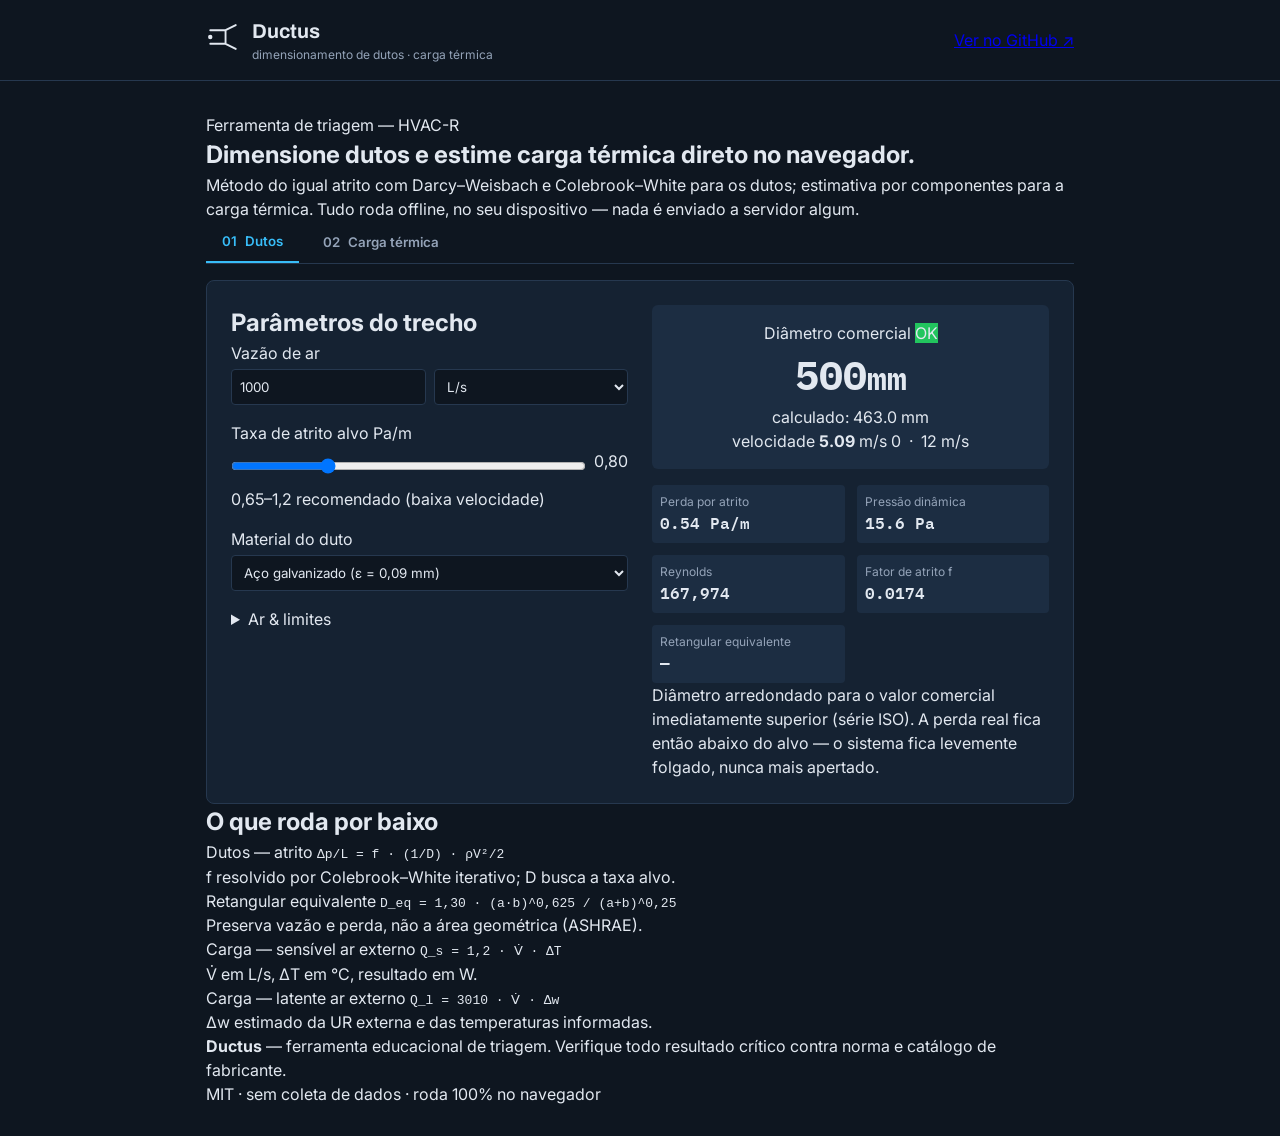
<file: index.html>
<!DOCTYPE html>
<html lang="pt-BR">
<head>
<meta charset="UTF-8">
<meta name="viewport" content="width=device-width, initial-scale=1.0">
<title>Ductus — Dimensionamento de Dutos e Carga Térmica</title>
<meta name="description" content="Ferramenta de triagem para dimensionamento de dutos pelo método do igual atrito e estimativa preliminar de carga térmica.">

<!-- PWA -->
<link rel="manifest" href="manifest.json">
<meta name="theme-color" content="#0e1620">
<link rel="icon" href="icons/favicon-32.png" sizes="32x32" type="image/png">
<link rel="apple-touch-icon" href="icons/apple-touch-icon.png">
<meta name="apple-mobile-web-app-capable" content="yes">
<meta name="apple-mobile-web-app-status-bar-style" content="black-translucent">
<meta name="apple-mobile-web-app-title" content="Ductus">
<meta name="mobile-web-app-capable" content="yes">

<link rel="preconnect" href="https://fonts.googleapis.com">
<link rel="preconnect" href="https://fonts.gstatic.com" crossorigin>
<link href="https://fonts.googleapis.com/css2?family=Archivo:wght@500;600;700;800&family=IBM+Plex+Mono:wght@400;500;600&family=Inter:wght@400;450;500;600&display=swap" rel="stylesheet">
<link rel="stylesheet" href="style.css">
</head>
<body>
<div class="grid-bg" aria-hidden="true"></div>

<header class="masthead">
  <div class="wrap masthead-inner">
    <div class="brand">
      <span class="brand-mark" aria-hidden="true">
        <svg viewBox="0 0 40 40" width="34" height="34" fill="none" stroke="currentColor" stroke-width="2.2">
          <path d="M5 12 L23 12 L35 6 M5 28 L23 28 L35 34 M23 12 L23 28" stroke-linecap="round" stroke-linejoin="round"/>
          <circle cx="5" cy="20" r="2.6" fill="currentColor" stroke="none"/>
        </svg>
      </span>
      <div class="brand-text">
        <strong>Ductus</strong>
        <span>dimensionamento de dutos · carga térmica</span>
      </div>
    </div>
    <div class="masthead-actions">
      <button class="install-btn" id="install-btn" hidden>Instalar app</button>
      <a class="repo-link" href="#" data-repo>Ver no GitHub ↗</a>
    </div>
  </div>
</header>

<main class="wrap">

  <section class="intro">
    <p class="eyebrow">Ferramenta de triagem — HVAC-R</p>
    <h1>Dimensione dutos e estime carga térmica direto no navegador.</h1>
    <p class="lede">
      Método do igual atrito com Darcy–Weisbach e Colebrook–White para os dutos;
      estimativa por componentes para a carga térmica. Tudo roda offline, no seu
      dispositivo — nada é enviado a servidor algum.
    </p>
  </section>

  <nav class="tabs" role="tablist" aria-label="Módulos">
    <button class="tab is-active" role="tab" aria-selected="true" aria-controls="panel-duct" id="tab-duct">
      <span class="tab-idx">01</span> Dutos
    </button>
    <button class="tab" role="tab" aria-selected="false" aria-controls="panel-load" id="tab-load">
      <span class="tab-idx">02</span> Carga térmica
    </button>
  </nav>

  <!-- ================= MÓDULO DUTOS ================= -->
  <section class="panel is-active" role="tabpanel" id="panel-duct" aria-labelledby="tab-duct">
    <div class="module">

      <form class="inputs" id="duct-form" novalidate>
        <h2 class="module-title">Parâmetros do trecho</h2>

        <div class="field">
          <label for="flow">Vazão de ar</label>
          <div class="input-row">
            <input type="number" id="flow" value="1000" min="1" step="any" inputmode="decimal">
            <select id="flow-unit" aria-label="Unidade de vazão">
              <option value="ls" selected>L/s</option>
              <option value="m3h">m³/h</option>
              <option value="cfm">CFM</option>
            </select>
          </div>
        </div>

        <div class="field">
          <label for="friction">Taxa de atrito alvo <span class="hint">Pa/m</span></label>
          <div class="input-row">
            <input type="range" id="friction" value="0.8" min="0.4" max="2.0" step="0.05">
            <output id="friction-out" class="range-out">0,80</output>
          </div>
          <div class="scale-legend">
            <span class="dot dot-green"></span> 0,65–1,2 recomendado (baixa velocidade)
          </div>
        </div>

        <div class="field">
          <label for="material">Material do duto</label>
          <select id="material">
            <option value="0.09" selected>Aço galvanizado (ε = 0,09 mm)</option>
            <option value="0.045">Alumínio (ε = 0,045 mm)</option>
            <option value="0.9">Flexível (ε = 0,9 mm)</option>
            <option value="3.0">Concreto (ε = 3,0 mm)</option>
          </select>
        </div>

        <details class="advanced">
          <summary>Ar &amp; limites</summary>
          <div class="field">
            <label for="airtemp">Temperatura do ar <span class="hint">°C</span></label>
            <input type="number" id="airtemp" value="20" step="any" inputmode="decimal">
          </div>
          <div class="field">
            <label for="vmax">Velocidade máxima admissível <span class="hint">m/s</span></label>
            <input type="number" id="vmax" value="6" step="0.5" inputmode="decimal">
            <p class="micro">Acima disso, o resultado é sinalizado por ruído.</p>
          </div>
          <div class="field">
            <label for="aspect">Relação de aspecto p/ retangular (a:b)</label>
            <input type="number" id="aspect" value="1.5" min="1" max="6" step="0.1" inputmode="decimal">
          </div>
        </details>
      </form>

      <div class="results" id="duct-results" aria-live="polite">
        <div class="gauge-card">
          <div class="gauge-head">
            <span class="gauge-label">Diâmetro comercial</span>
            <span class="badge" id="duct-badge">—</span>
          </div>
          <div class="gauge-value"><span id="duct-diam">—</span><small>mm</small></div>
          <div class="gauge-sub">calculado: <span id="duct-diam-calc">—</span> mm</div>

          <div class="velocity-meter">
            <div class="vm-track">
              <span class="vm-zone vm-green"></span>
              <span class="vm-zone vm-amber"></span>
              <span class="vm-zone vm-red"></span>
              <span class="vm-needle" id="vm-needle"></span>
            </div>
            <div class="vm-caption">
              <span>velocidade <strong id="duct-vel">—</strong> m/s</span>
              <span class="vm-scale">0 &nbsp;·&nbsp; 12 m/s</span>
            </div>
          </div>
        </div>

        <dl class="readout">
          <div><dt>Perda por atrito</dt><dd id="duct-dpdl">—</dd></div>
          <div><dt>Pressão dinâmica</dt><dd id="duct-pv">—</dd></div>
          <div><dt>Reynolds</dt><dd id="duct-re">—</dd></div>
          <div><dt>Fator de atrito f</dt><dd id="duct-f">—</dd></div>
          <div class="readout-wide"><dt>Retangular equivalente</dt><dd id="duct-rect">—</dd></div>
        </dl>

        <p class="method-note">
          Diâmetro arredondado para o valor comercial imediatamente superior (série
          ISO). A perda real fica então abaixo do alvo — o sistema fica levemente
          folgado, nunca mais apertado.
        </p>
      </div>
    </div>
  </section>

  <!-- ================= MÓDULO CARGA TÉRMICA ================= -->
  <section class="panel" role="tabpanel" id="panel-load" aria-labelledby="tab-load" hidden>
    <div class="disclaimer">
      <strong>Estimativa de triagem, não projeto.</strong> Este módulo dá uma ordem
      de grandeza por componentes para pré-dimensionar equipamento e checar
      viabilidade. Não substitui cálculo por NBR 16401 / ASHRAE (CLTD/RTS, dados
      climáticos, orientação e massa térmica). Sob ART/RRT, o projeto final é do
      responsável técnico.
    </div>

    <div class="module">
      <form class="inputs" id="load-form" novalidate>
        <h2 class="module-title">Ambiente</h2>

        <div class="field-2">
          <div class="field">
            <label for="area">Área de piso <span class="hint">m²</span></label>
            <input type="number" id="area" value="40" min="1" step="any" inputmode="decimal">
          </div>
          <div class="field">
            <label for="height">Pé-direito <span class="hint">m</span></label>
            <input type="number" id="height" value="2.7" min="1" step="0.1" inputmode="decimal">
          </div>
        </div>

        <div class="field-2">
          <div class="field">
            <label for="tin">Temp. interna <span class="hint">°C</span></label>
            <input type="number" id="tin" value="24" step="0.5" inputmode="decimal">
          </div>
          <div class="field">
            <label for="tout">Temp. externa <span class="hint">°C</span></label>
            <input type="number" id="tout" value="35" step="0.5" inputmode="decimal">
          </div>
        </div>

        <div class="field">
          <label for="envelope">Envoltória (transmissão + solar)</label>
          <select id="envelope">
            <option value="light">Leve / bem isolada — 90 W/m²</option>
            <option value="medium" selected>Média — 130 W/m²</option>
            <option value="heavy">Pesada / muito vidro / sol — 180 W/m²</option>
          </select>
          <p class="micro">Coeficiente por área de piso, embutindo paredes, cobertura e ganho solar típico.</p>
        </div>

        <h2 class="module-title">Ganhos internos</h2>

        <div class="field-2">
          <div class="field">
            <label for="people">Pessoas</label>
            <input type="number" id="people" value="6" min="0" step="1" inputmode="numeric">
          </div>
          <div class="field">
            <label for="people-act">Atividade</label>
            <select id="people-act">
              <option value="115">Sentado / escritório — 115 W</option>
              <option value="150" selected>Atividade leve — 150 W</option>
              <option value="235">Em pé / movimento — 235 W</option>
              <option value="440">Esforço intenso — 440 W</option>
            </select>
          </div>
        </div>

        <div class="field-2">
          <div class="field">
            <label for="light-dens">Iluminação <span class="hint">W/m²</span></label>
            <input type="number" id="light-dens" value="12" min="0" step="any" inputmode="decimal">
          </div>
          <div class="field">
            <label for="equip">Equipamentos <span class="hint">W</span></label>
            <input type="number" id="equip" value="1500" min="0" step="any" inputmode="decimal">
          </div>
        </div>

        <h2 class="module-title">Ar externo</h2>
        <div class="field-2">
          <div class="field">
            <label for="oa-rate">Vazão por pessoa <span class="hint">L/s</span></label>
            <input type="number" id="oa-rate" value="7.5" min="0" step="any" inputmode="decimal">
          </div>
          <div class="field">
            <label for="rh-out">UR externa <span class="hint">%</span></label>
            <input type="number" id="rh-out" value="60" min="0" max="100" step="1" inputmode="decimal">
          </div>
        </div>
      </form>

      <div class="results" id="load-results" aria-live="polite">
        <div class="gauge-card">
          <div class="gauge-head">
            <span class="gauge-label">Carga térmica total</span>
            <span class="badge" id="load-badge">—</span>
          </div>
          <div class="gauge-value"><span id="load-kw">—</span><small>kW</small></div>
          <div class="gauge-sub">
            <span id="load-tr">—</span> TR · <span id="load-wm2">—</span> W/m²
          </div>
        </div>

        <div class="breakdown" id="load-breakdown"></div>

        <dl class="readout">
          <div><dt>Sensível</dt><dd id="load-sens">—</dd></div>
          <div><dt>Latente</dt><dd id="load-lat">—</dd></div>
          <div><dt>Vazão de ar externo</dt><dd id="load-oa">—</dd></div>
          <div><dt>Vazão de insuflamento*</dt><dd id="load-supply">—</dd></div>
        </dl>
        <p class="method-note">
          * Estimada para ΔT de insuflamento de 10 °C (sensível/1,2·10). Use-a como
          entrada da vazão no módulo de dutos.
        </p>
      </div>
    </div>
  </section>

  <section class="formula-strip">
    <h2>O que roda por baixo</h2>
    <div class="formula-grid">
      <div class="formula">
        <span class="formula-tag">Dutos — atrito</span>
        <code>Δp/L = f · (1/D) · ρV²/2</code>
        <p>f resolvido por Colebrook–White iterativo; D busca a taxa alvo.</p>
      </div>
      <div class="formula">
        <span class="formula-tag">Retangular equivalente</span>
        <code>D_eq = 1,30 · (a·b)^0,625 / (a+b)^0,25</code>
        <p>Preserva vazão e perda, não a área geométrica (ASHRAE).</p>
      </div>
      <div class="formula">
        <span class="formula-tag">Carga — sensível ar externo</span>
        <code>Q_s = 1,2 · V̇ · ΔT</code>
        <p>V̇ em L/s, ΔT em °C, resultado em W.</p>
      </div>
      <div class="formula">
        <span class="formula-tag">Carga — latente ar externo</span>
        <code>Q_l = 3010 · V̇ · Δw</code>
        <p>Δw estimado da UR externa e das temperaturas informadas.</p>
      </div>
    </div>
  </section>
</main>

<footer class="foot">
  <div class="wrap foot-inner">
    <p>
      <strong>Ductus</strong> — ferramenta educacional de triagem. Verifique todo
      resultado crítico contra norma e catálogo de fabricante.
    </p>
    <p class="foot-meta">MIT · sem coleta de dados · roda 100% no navegador</p>
  </div>
</footer>

<script src="script.js"></script>
<script>
  if ('serviceWorker' in navigator) {
    window.addEventListener('load', () => {
      navigator.serviceWorker.register('sw.js').catch((err) => {
        console.warn('Service worker não registrado:', err);
      });
    });
  }

  let deferredPrompt = null;
  const installBtn = document.getElementById('install-btn');
  window.addEventListener('beforeinstallprompt', (e) => {
    e.preventDefault();
    deferredPrompt = e;
    installBtn.hidden = false;
  });
  installBtn.addEventListener('click', async () => {
    if (!deferredPrompt) return;
    deferredPrompt.prompt();
    await deferredPrompt.userChoice;
    deferredPrompt = null;
    installBtn.hidden = true;
  });
  window.addEventListener('appinstalled', () => { installBtn.hidden = true; });
</script>
</body>
</html>
</file>
<file: style.css>
:root {
  --bg: #0e1620;
  --panel-bg: #152232;
  --card-bg: #1c2d42;
  --text: #e2e8f0;
  --text-muted: #94a3b8;
  --accent: #38bdf8;
  --accent-hover: #0284c7;
  --border: #26384f;
  --green: #22c55e;
  --amber: #f59e0b;
  --red: #ef4444;
}

* { box-sizing: border-box; margin: 0; padding: 0; }

body {
  background-color: var(--bg);
  color: var(--text);
  font-family: 'Inter', system-ui, sans-serif;
  line-height: 1.5;
  padding-bottom: 2rem;
}

.wrap { max-width: 900px; margin: 0 auto; padding: 0 1rem; }

.masthead { border-bottom: 1px solid var(--border); padding: 1rem 0; margin-bottom: 2rem; }
.masthead-inner { display: flex; justify-content: space-between; align-items: center; }
.brand { display: flex; align-items: center; gap: 0.75rem; text-decoration: none; color: inherit; }
.brand-text { display: flex; flex-direction: column; }
.brand-text strong { font-family: 'Archivo', sans-serif; font-size: 1.25rem; }
.brand-text span { font-size: 0.75rem; color: var(--text-muted); }

.tabs { display: flex; gap: 0.5rem; margin-bottom: 1rem; border-bottom: 1px solid var(--border); }
.tab {
  background: none; border: none; color: var(--text-muted); padding: 0.75rem 1rem;
  cursor: pointer; font-family: inherit; font-weight: 600; display: flex; align-items: center; gap: 0.5rem;
}
.tab.is-active { color: var(--accent); border-bottom: 2px solid var(--accent); }

.panel { display: none; }
.panel.is-active { display: block; }

.module {
  display: grid; grid-template-columns: 1fr; gap: 1.5rem;
  background: var(--panel-bg); border: 1px solid var(--border); border-radius: 8px; padding: 1.5rem;
}
@media (min-width: 768px) { .module { grid-template-columns: 1fr 1fr; } }

.field { margin-bottom: 1rem; display: flex; flex-direction: column; gap: 0.25rem; }
.field-2 { display: grid; grid-template-columns: 1fr 1fr; gap: 1rem; }
.input-row { display: flex; gap: 0.5rem; }

input, select {
  background: var(--bg); border: 1px solid var(--border); color: var(--text);
  padding: 0.5rem; border-radius: 4px; font-family: inherit; width: 100%;
}

.gauge-card { background: var(--card-bg); padding: 1rem; border-radius: 6px; text-align: center; }
.gauge-value { font-size: 2.5rem; font-weight: 800; font-family: 'IBM Plex Mono', monospace; }

.readout { display: grid; grid-template-columns: 1fr 1fr; gap: 0.75rem; margin-top: 1rem; }
.readout div { background: var(--card-bg); padding: 0.5rem; border-radius: 4px; }
.readout dt { font-size: 0.75rem; color: var(--text-muted); }
.readout dd { font-weight: 600; font-family: 'IBM Plex Mono', monospace; }

.disclaimer { background: #3b2010; border: 1px solid #78350f; padding: 1rem; border-radius: 6px; margin-bottom: 1rem; font-size: 0.875rem; }
</file>
